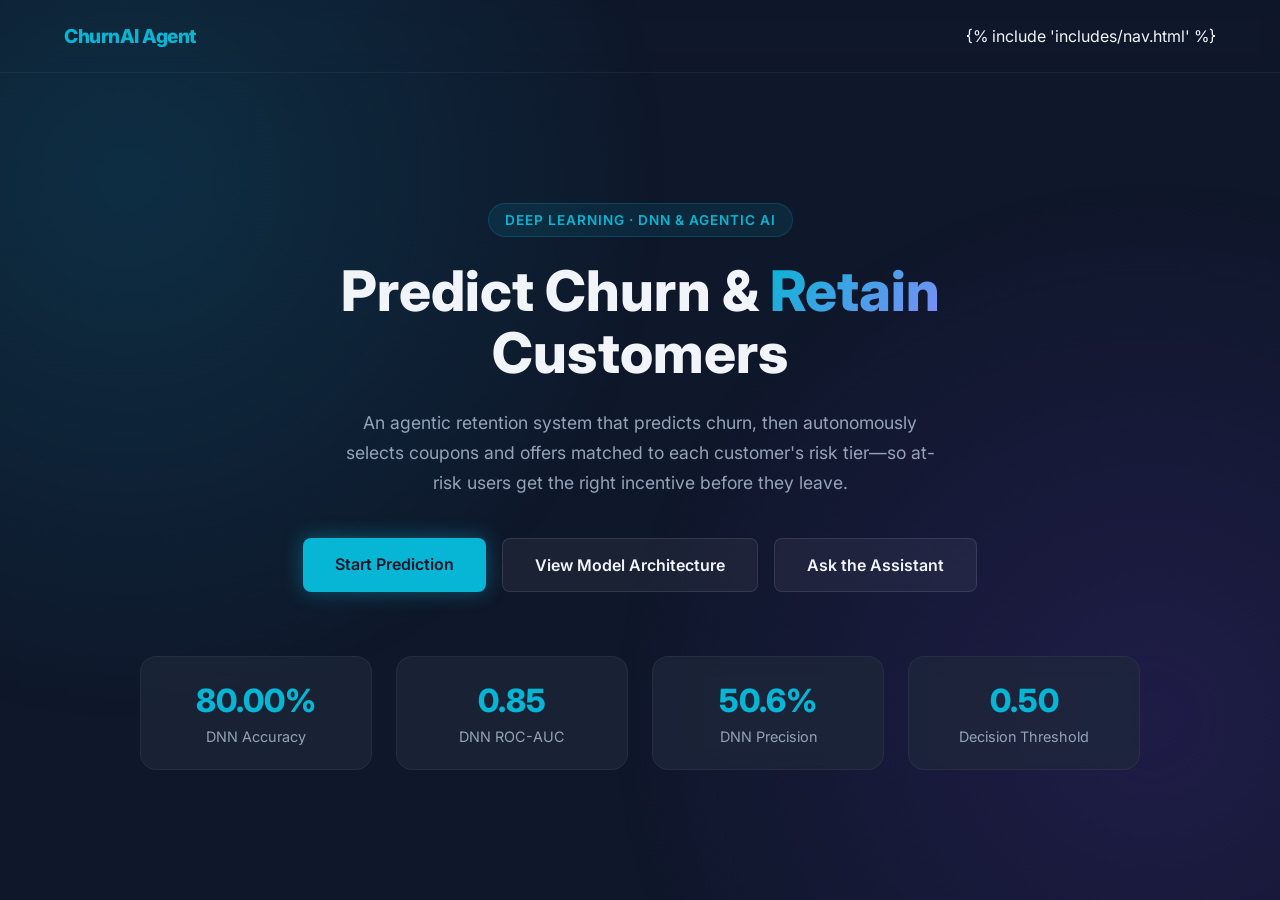
<file: templates/index.html>
<!DOCTYPE html>
<html lang="en">
<head>
    <meta charset="UTF-8">
    <meta name="viewport" content="width=device-width, initial-scale=1.0">
    <title>Churn Prediction | Home</title>
    <link href="https://fonts.googleapis.com/css2?family=Inter:wght@300;400;600;800&display=swap" rel="stylesheet">
    <style>
        :root {
            --bg-dark: #0f172a;
            --bg-card: rgba(30, 41, 59, 0.7);
            --accent: #06b6d4; /* Cyan */
            --accent-glow: rgba(6, 182, 212, 0.4);
            --text-main: #f1f5f9;
            --text-muted: #94a3b8;
            --success: #10b981;
            --danger: #f43f5e;
        }

        * { margin: 0; padding: 0; box-sizing: border-box; }

        body {
            font-family: 'Inter', sans-serif;
            background-color: var(--bg-dark);
            color: var(--text-main);
            min-height: 100vh;
            overflow-x: hidden;
            display: flex;
            flex-direction: column;
        }

        /* Animated Background Mesh */
        .bg-mesh {
            position: fixed;
            top: 0; left: 0; width: 100%; height: 100%;
            background: 
                radial-gradient(circle at 10% 20%, rgba(6, 182, 212, 0.15) 0%, transparent 40%),
                radial-gradient(circle at 90% 80%, rgba(124, 58, 237, 0.15) 0%, transparent 40%);
            z-index: -1;
            animation: meshMove 20s infinite alternate;
        }

        @keyframes meshMove {
            0% { transform: scale(1) rotate(0deg); }
            100% { transform: scale(1.1) rotate(3deg); }
        }

        /* Navigation */
        nav {
            padding: 1.5rem 5%;
            display: flex;
            justify-content: space-between;
            align-items: center;
            backdrop-filter: blur(10px);
            border-bottom: 1px solid rgba(255,255,255,0.05);
        }

        .logo {
            font-weight: 800;
            font-size: 1.2rem;
            letter-spacing: -0.5px;
            color: var(--accent);
        }

        .nav-links a {
            color: var(--text-muted);
            text-decoration: none;
            margin-left: 2rem;
            font-weight: 500;
            transition: color 0.3s;
        }

        .nav-links a:hover { color: var(--text-main); }
        .nav-user { color: var(--accent); font-size: 0.9rem; margin-left: 1.5rem; }
        .nav-cta { color: var(--accent) !important; }

        /* Hero Section */
        .hero {
            flex: 1;
            display: flex;
            flex-direction: column;
            align-items: center;
            justify-content: center;
            text-align: center;
            padding: 2rem;
            animation: fadeInUp 1s ease-out;
        }

        .badge {
            background: rgba(6, 182, 212, 0.1);
            color: var(--accent);
            padding: 0.5rem 1rem;
            border-radius: 50px;
            font-size: 0.85rem;
            font-weight: 600;
            border: 1px solid rgba(6, 182, 212, 0.2);
            margin-bottom: 1.5rem;
            letter-spacing: 1px;
            text-transform: uppercase;
        }

        h1 {
            font-size: 3.5rem;
            font-weight: 800;
            line-height: 1.1;
            margin-bottom: 1.5rem;
            max-width: 800px;
        }

        h1 span {
            background: linear-gradient(135deg, var(--accent), #818cf8);
            -webkit-background-clip: text;
            -webkit-text-fill-color: transparent;
        }

        .hero p {
            font-size: 1.1rem;
            color: var(--text-muted);
            max-width: 600px;
            margin-bottom: 2.5rem;
            line-height: 1.7;
        }

        .btn-group {
            display: flex;
            gap: 1rem;
        }

        .btn {
            padding: 1rem 2rem;
            border-radius: 8px;
            text-decoration: none;
            font-weight: 600;
            transition: all 0.3s;
            cursor: pointer;
        }

        .btn-primary {
            background: var(--accent);
            color: var(--bg-dark);
            box-shadow: 0 0 20px var(--accent-glow);
        }

        .btn-primary:hover {
            transform: translateY(-3px);
            box-shadow: 0 10px 30px var(--accent-glow);
        }

        .btn-secondary {
            background: rgba(255,255,255,0.05);
            color: var(--text-main);
            border: 1px solid rgba(255,255,255,0.1);
        }

        .btn-secondary:hover { background: rgba(255,255,255,0.1); }

        /* Stats Grid */
        .stats-container {
            display: grid;
            grid-template-columns: repeat(auto-fit, minmax(200px, 1fr));
            gap: 1.5rem;
            width: 100%;
            max-width: 1000px;
            margin-top: 4rem;
        }

        .stat-card {
            background: var(--bg-card);
            border: 1px solid rgba(255,255,255,0.05);
            padding: 1.5rem;
            border-radius: 16px;
            backdrop-filter: blur(10px);
            transition: transform 0.3s;
        }

        .stat-card:hover { transform: translateY(-5px); border-color: var(--accent); }

        .stat-value {
            font-size: 2rem;
            font-weight: 800;
            color: var(--accent);
            margin-bottom: 0.5rem;
        }

        .stat-label {
            font-size: 0.9rem;
            color: var(--text-muted);
        }

        @keyframes fadeInUp {
            from { opacity: 0; transform: translateY(30px); }
            to { opacity: 1; transform: translateY(0); }
        }
    </style>
</head>
<body>
    <div class="bg-mesh"></div>

    <nav>
        <div class="logo">ChurnAI Agent</div>
        {% include 'includes/nav.html' %}
    </nav>

    <div class="hero">
        <div class="badge">Deep Learning · DNN & Agentic AI</div>
        <h1>Predict Churn & <span>Retain</span> Customers</h1>
        <p>
            An agentic retention system that predicts churn, then autonomously selects coupons and offers
            matched to each customer's risk tier—so at-risk users get the right incentive before they leave.
        </p>

        <div class="btn-group">
            <a href="{{ url_for('predict') if current_user else url_for('login', next=url_for('predict')) }}" class="btn btn-primary">Start Prediction</a>
            <a href="/about" class="btn btn-secondary">View Model Architecture</a>
            <a href="/chat" class="btn btn-secondary">Ask the Assistant</a>
        </div>

        <!-- Key Metrics from your Report -->
        <div class="stats-container">
            <div class="stat-card">
                <div class="stat-value">80.00%</div>
                <div class="stat-label">DNN Accuracy</div>
            </div>
            <div class="stat-card">
                <div class="stat-value">0.85</div>
                <div class="stat-label">DNN ROC-AUC</div>
            </div>
            <div class="stat-card">
                <div class="stat-value">50.6%</div>
                <div class="stat-label">DNN Precision</div>
            </div>
            <div class="stat-card">
                <div class="stat-value">0.50</div>
                <div class="stat-label">Decision Threshold</div>
            </div>
        </div>
    </div>
</body>
</html>
</file>
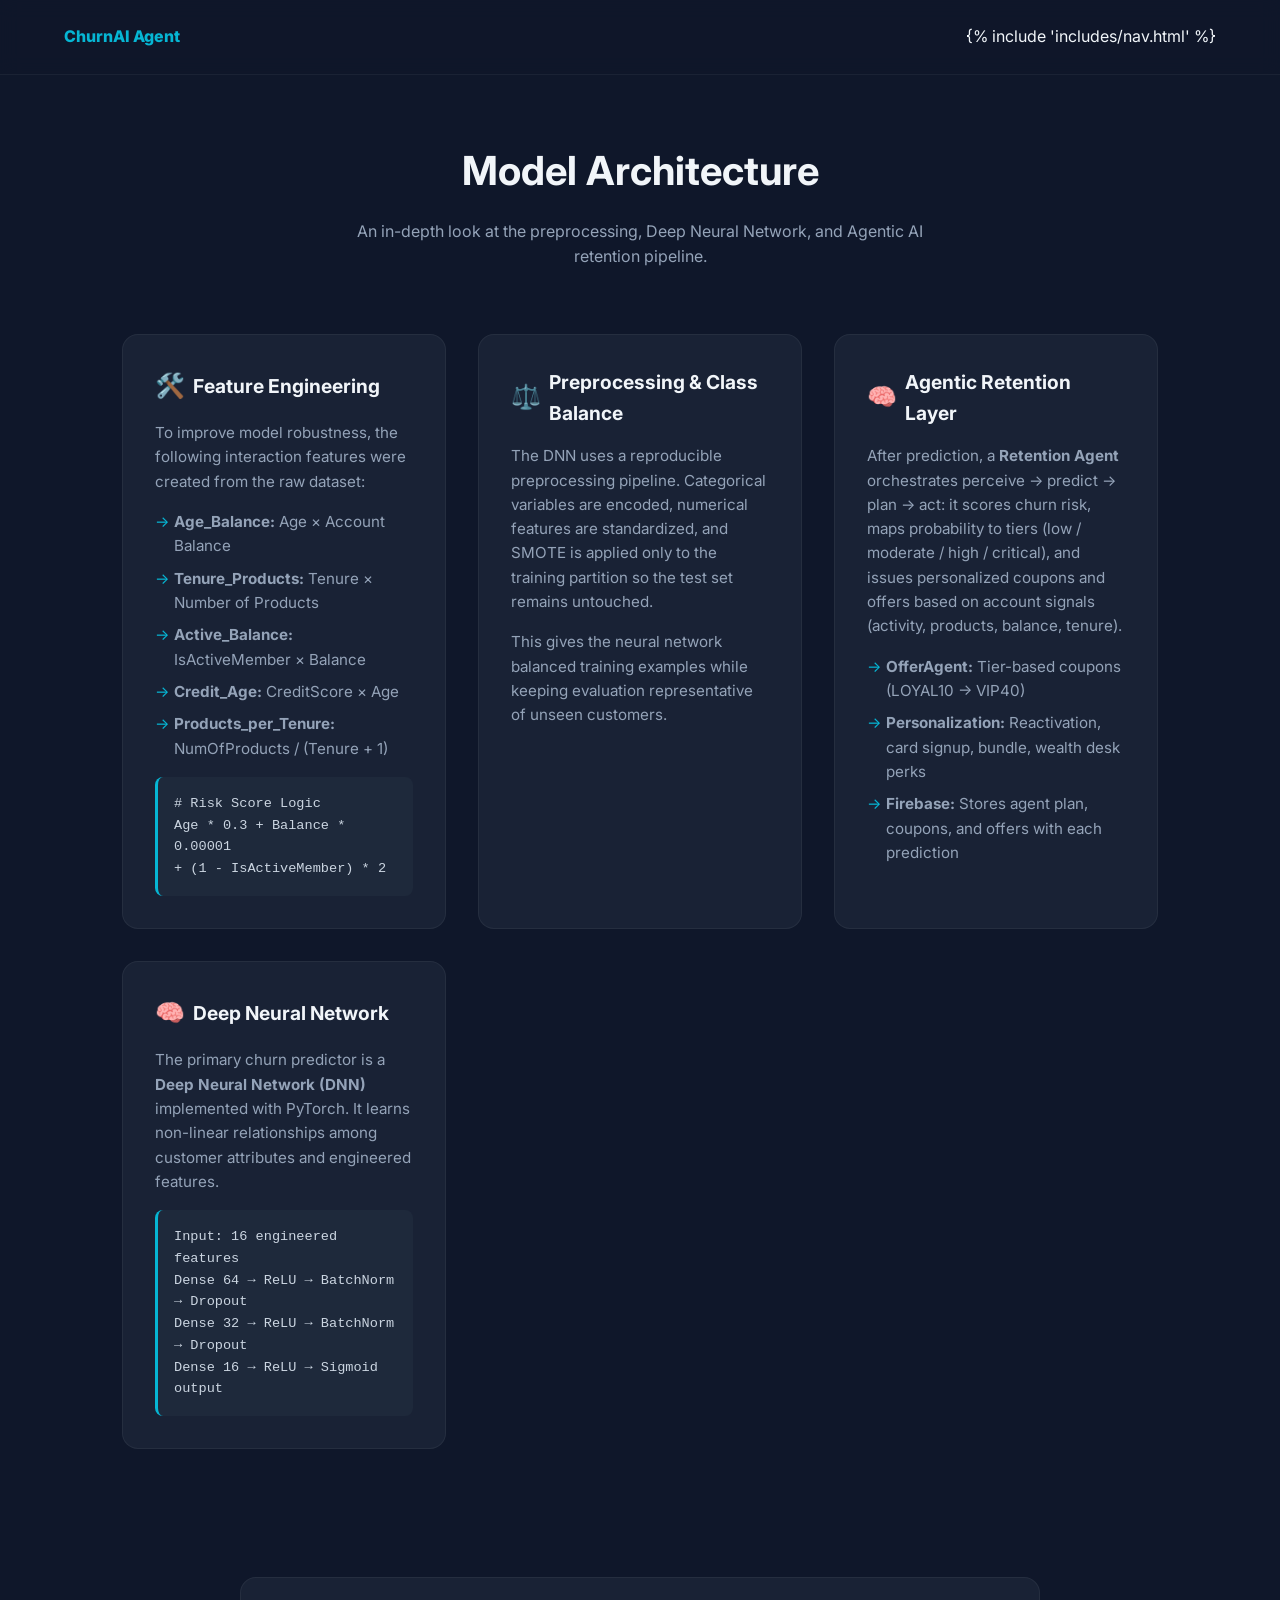
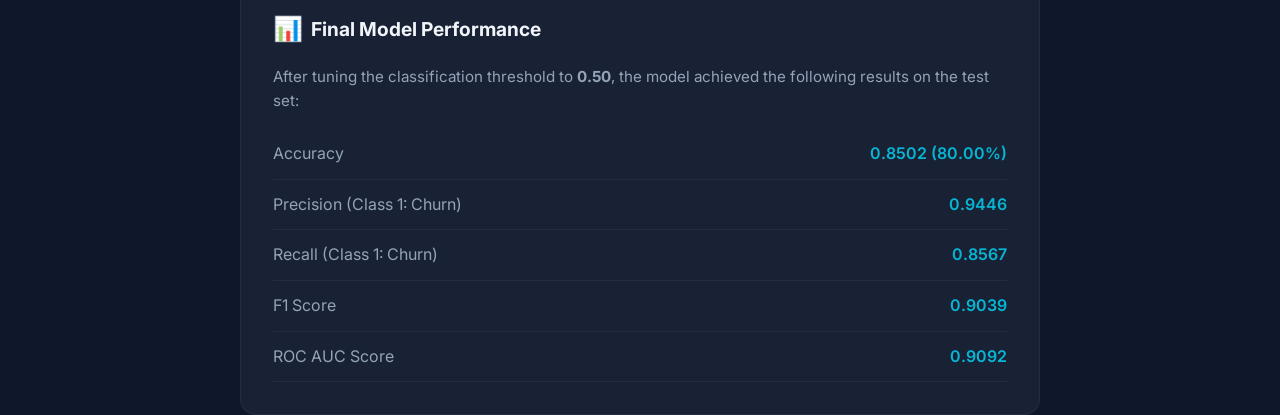
<file: templates/about.html>
<!DOCTYPE html>
<html lang="en">
<head>
    <meta charset="UTF-8">
    <meta name="viewport" content="width=device-width, initial-scale=1.0">
    <title>About Project</title>
    <link href="https://fonts.googleapis.com/css2?family=Inter:wght@300;400;600;800&display=swap" rel="stylesheet">
    <style>
        /* Reusing variables for consistency */
        :root {
            --bg-dark: #0f172a;
            --bg-card: rgba(30, 41, 59, 0.7);
            --accent: #06b6d4;
            --text-main: #f1f5f9;
            --text-muted: #94a3b8;
        }

        * { margin: 0; padding: 0; box-sizing: border-box; }

        body {
            font-family: 'Inter', sans-serif;
            background-color: var(--bg-dark);
            color: var(--text-main);
            line-height: 1.6;
        }

        /* Header */
        header {
            padding: 1.5rem 5%;
            border-bottom: 1px solid rgba(255,255,255,0.05);
            position: sticky;
            top: 0;
            background: rgba(15, 23, 42, 0.8);
            backdrop-filter: blur(10px);
            z-index: 100;
            display: flex;
            justify-content: space-between;
            align-items: center;
        }

        .logo { font-weight: 800; color: var(--accent); }
        .nav-links a {
            color: var(--text-muted);
            text-decoration: none;
            margin-left: 1.5rem;
            transition: color 0.3s;
        }
        .nav-links a:hover { color: white; }
        .nav-user { color: var(--accent); font-size: 0.9rem; margin-left: 1.5rem; }
        .nav-cta { color: var(--accent) !important; }

        /* Main Content */
        .container {
            max-width: 1100px;
            margin: 0 auto;
            padding: 4rem 2rem;
        }

        .title-section {
            text-align: center;
            margin-bottom: 4rem;
        }

        h1 {
            font-size: 2.5rem;
            margin-bottom: 1rem;
        }

        .title-section p {
            color: var(--text-muted);
            max-width: 600px;
            margin: 0 auto;
        }

        /* Feature Grid */
        .grid {
            display: grid;
            grid-template-columns: repeat(auto-fit, minmax(300px, 1fr));
            gap: 2rem;
            margin-bottom: 4rem;
        }

        .card {
            background: var(--bg-card);
            padding: 2rem;
            border-radius: 16px;
            border: 1px solid rgba(255,255,255,0.05);
            transition: 0.3s;
        }

        .card:hover {
            border-color: var(--accent);
            transform: translateY(-5px);
        }

        .card h2 {
            font-size: 1.2rem;
            margin-bottom: 1rem;
            display: flex;
            align-items: center;
            gap: 0.5rem;
        }

        .card h2 span { font-size: 1.5rem; }

        .card p, .card li {
            color: var(--text-muted);
            font-size: 0.95rem;
        }

        .card ul {
            list-style: none;
            margin-top: 1rem;
        }

        .card ul li {
            margin-bottom: 0.5rem;
            padding-left: 1.2rem;
            position: relative;
        }

        .card ul li::before {
            content: "→";
            position: absolute;
            left: 0;
            color: var(--accent);
        }

        /* Code Block Style */
        .code-block {
            background: #1e293b;
            padding: 1rem;
            border-radius: 8px;
            font-family: monospace;
            font-size: 0.85rem;
            color: #cbd5e1;
            margin-top: 1rem;
            border-left: 3px solid var(--accent);
        }

        /* Metrics Table */
        .metrics-table {
            width: 100%;
            border-collapse: collapse;
            margin-top: 1rem;
        }

        .metrics-table td {
            padding: 0.75rem 0;
            border-bottom: 1px solid rgba(255,255,255,0.05);
            color: var(--text-muted);
        }

        .metrics-table td:last-child {
            text-align: right;
            font-weight: 600;
            color: var(--accent);
        }
    </style>
</head>
<body>

    <header>
        <div class="logo">ChurnAI Agent</div>
        {% include 'includes/nav.html' %}
    </header>

    <div class="container">
        <div class="title-section">
            <h1>Model Architecture</h1>
            <p>An in-depth look at the preprocessing, Deep Neural Network, and Agentic AI retention pipeline.</p>
        </div>

        <div class="grid">
            <!-- Feature Engineering Card -->
            <div class="card">
                <h2><span>🛠️</span> Feature Engineering</h2>
                <p>To improve model robustness, the following interaction features were created from the raw dataset:</p>
                <ul>
                    <li><strong>Age_Balance:</strong> Age × Account Balance</li>
                    <li><strong>Tenure_Products:</strong> Tenure × Number of Products</li>
                    <li><strong>Active_Balance:</strong> IsActiveMember × Balance</li>
                    <li><strong>Credit_Age:</strong> CreditScore × Age</li>
                    <li><strong>Products_per_Tenure:</strong> NumOfProducts / (Tenure + 1)</li>
                </ul>
                <div class="code-block">
                    # Risk Score Logic<br>
                    Age * 0.3 + Balance * 0.00001<br>
                    + (1 - IsActiveMember) * 2
                </div>
            </div>

            <!-- Preprocessing Card -->
            <div class="card">
                <h2><span>⚖️</span> Preprocessing & Class Balance</h2>
                <p>
                    The DNN uses a reproducible preprocessing pipeline. Categorical variables are encoded, numerical features are standardized, and SMOTE is applied only to the training partition so the test set remains untouched.
                </p>
                <p style="margin-top:1rem;">
                    This gives the neural network balanced training examples while keeping evaluation representative of unseen customers.
                </p>
            </div>

            <!-- Agentic Retention Card -->
            <div class="card">
                <h2><span>🧠</span> Agentic Retention Layer</h2>
                <p>
                    After prediction, a <strong>Retention Agent</strong> orchestrates perceive → predict → plan → act:
                    it scores churn risk, maps probability to tiers (low / moderate / high / critical),
                    and issues personalized coupons and offers based on account signals (activity, products, balance, tenure).
                </p>
                <ul>
                    <li><strong>OfferAgent:</strong> Tier-based coupons (LOYAL10 → VIP40)</li>
                    <li><strong>Personalization:</strong> Reactivation, card signup, bundle, wealth desk perks</li>
                    <li><strong>Firebase:</strong> Stores agent plan, coupons, and offers with each prediction</li>
                </ul>
            </div>

            <!-- Algorithm Card -->
            <div class="card">
                <h2><span>🧠</span> Deep Neural Network</h2>
                <p>
                    The primary churn predictor is a <strong>Deep Neural Network (DNN)</strong> implemented with PyTorch.
                    It learns non-linear relationships among customer attributes and engineered features.
                </p>
                <div class="code-block">
                    Input: 16 engineered features<br>
                    Dense 64 → ReLU → BatchNorm → Dropout<br>
                    Dense 32 → ReLU → BatchNorm → Dropout<br>
                    Dense 16 → ReLU → Sigmoid output
                </div>
                </div>
            </div>
        </div>

        <!-- Performance Metrics Section -->
        <div class="card" style="max-width: 800px; margin: 0 auto;">
            <h2><span>📊</span> Final Model Performance</h2>
            <p>After tuning the classification threshold to <strong>0.50</strong>, the model achieved the following results on the test set:</p>
            
            <table class="metrics-table">
                <tr>
                    <td>Accuracy</td>
                    <td>0.8502 (80.00%)</td>
                </tr>
                <tr>
                    <td>Precision (Class 1: Churn)</td>
                    <td>0.9446</td>
                </tr>
                <tr>
                    <td>Recall (Class 1: Churn)</td>
                    <td>0.8567</td>
                </tr>
                <tr>
                    <td>F1 Score</td>
                    <td>0.9039</td>
                </tr>
                <tr>
                    <td>ROC AUC Score</td>
                    <td>0.9092</td>
                </tr>
            </table>
        </div>
    </div>

</body>
</html>
</file>
